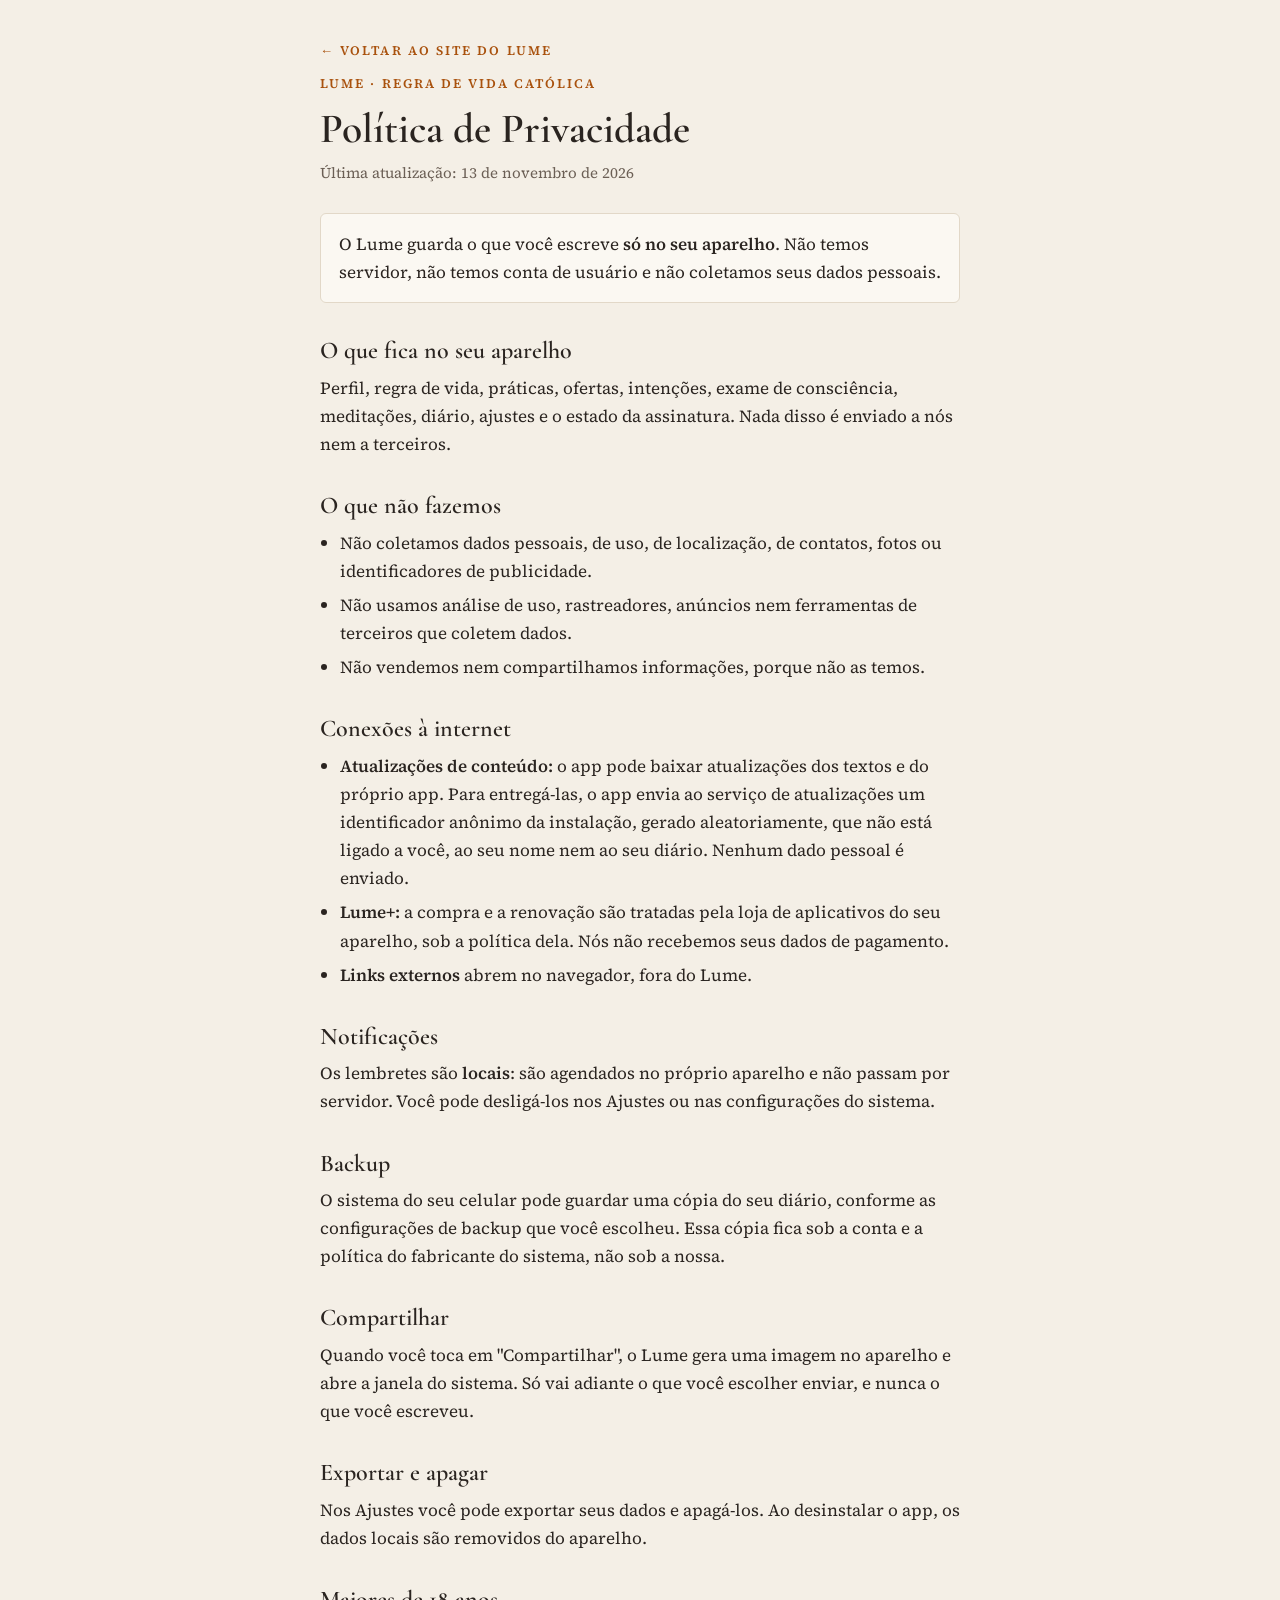
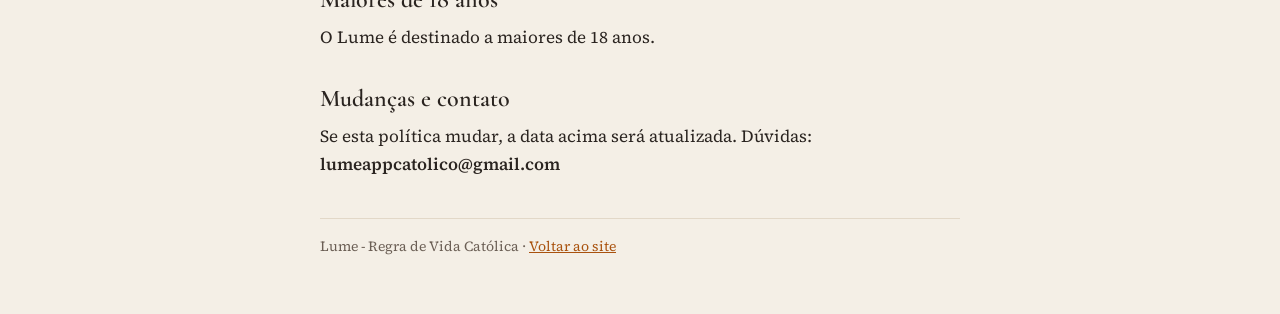
<file: index.html>
<!doctype html>
<html lang="pt-BR">
<head>
<meta charset="utf-8">
<meta name="viewport" content="width=device-width, initial-scale=1">
<meta name="color-scheme" content="light dark">
<title>Política de Privacidade do Lume</title>
<link rel="icon" href="favicon.png" type="image/png">
<link rel="canonical" href="https://meiemordem-ui.github.io/lume-privacidade/">
<link rel="preload" href="fonts/source-serif-4-latin-400-normal.woff2" as="font" type="font/woff2" crossorigin>
<style>
@font-face{font-family:"Cormorant Garamond";font-weight:600;font-style:normal;font-display:swap;src:url(fonts/cormorant-garamond-latin-600-normal.woff2) format("woff2")}
@font-face{font-family:"Source Serif 4";font-weight:400;font-style:normal;font-display:swap;src:url(fonts/source-serif-4-latin-400-normal.woff2) format("woff2")}
@font-face{font-family:"Source Serif 4";font-weight:600;font-style:normal;font-display:swap;src:url(fonts/source-serif-4-latin-600-normal.woff2) format("woff2")}
/* Layout: coluna única de leitura, no tom monástico do app (creme, âmbar, serifa). */
:root {
  --bg: #F4EFE6;
  --fg: #2A2420;
  --muted: #6B5F55;
  --line: #E2D8C8;
  --accent: #A9520E;
  --card: #FBF8F2;
  --f-display: "Cormorant Garamond", Georgia, "Times New Roman", serif;
  --f-body: "Source Serif 4", Georgia, "Times New Roman", serif;
}
@media (prefers-color-scheme: dark) {
  :root:not([data-theme="light"]) {
    --bg: #16120E; --fg: #F2EADD; --muted: #B9AC9C; --line: #3A3027; --accent: #E9A257; --card: #211B15;
    color-scheme: dark;
  }
}
:root[data-theme="dark"] {
  --bg: #16120E; --fg: #F2EADD; --muted: #B9AC9C; --line: #3A3027; --accent: #E9A257; --card: #211B15;
  color-scheme: dark;
}
body {
  background: var(--bg);
  color: var(--fg);
  font-family: var(--f-body);
  font-size: 17px;
  line-height: 1.65;
  padding-block: 40px 56px;
  margin: 0;
  padding-left: max(16px, env(safe-area-inset-left, 0px));
  padding-right: max(16px, env(safe-area-inset-right, 0px));
}
main { max-width: 40rem; margin: 0 auto; min-width: 0; }
.marca { font-size: 13px; letter-spacing: 0.16em; text-transform: uppercase; color: var(--accent); font-weight: 600; margin: 0 0 12px; }
h1 { font-family: var(--f-display); font-weight: 600; font-size: clamp(2rem, 6vw, 2.6rem); line-height: 1.1; margin: 0 0 8px; text-wrap: balance; }
.data { color: var(--muted); font-size: 15px; margin: 0 0 28px; }
.resumo { background: var(--card); border: 1px solid var(--line); border-radius: 6px; padding: 16px 18px; margin: 0 0 8px; }
.resumo p { margin: 0; }
h2 { font-family: var(--f-display); font-weight: 600; font-size: 1.5rem; line-height: 1.2; margin: 34px 0 8px; text-wrap: balance; }
p, ul { margin: 0 0 12px; }
ul { padding-left: 1.2em; }
li { margin-bottom: 6px; }
a { color: var(--accent); }
a:focus-visible { outline: 2px solid var(--accent); outline-offset: 2px; }
.email { font-weight: 600; overflow-wrap: anywhere; }
footer { margin-top: 40px; padding-top: 16px; border-top: 1px solid var(--line); color: var(--muted); font-size: 14px; }
</style>
</head>
<body>


<main>
  <p class="marca"><a href="https://meiemordem-ui.github.io/lume-site/" style="text-decoration:none">← Voltar ao site do Lume</a></p>
  <p class="marca">Lume · Regra de Vida Católica</p>
  <h1>Política de Privacidade</h1>
  <p class="data">Última atualização: 13 de novembro de 2026</p>

  <div class="resumo">
    <p>O Lume guarda o que você escreve <strong>só no seu aparelho</strong>. Não temos servidor, não temos conta de usuário e não coletamos seus dados pessoais.</p>
  </div>

  <h2>O que fica no seu aparelho</h2>
  <p>Perfil, regra de vida, práticas, ofertas, intenções, exame de consciência, meditações, diário, ajustes e o estado da assinatura. Nada disso é enviado a nós nem a terceiros.</p>

  <h2>O que não fazemos</h2>
  <ul>
    <li>Não coletamos dados pessoais, de uso, de localização, de contatos, fotos ou identificadores de publicidade.</li>
    <li>Não usamos análise de uso, rastreadores, anúncios nem ferramentas de terceiros que coletem dados.</li>
    <li>Não vendemos nem compartilhamos informações, porque não as temos.</li>
  </ul>

  <h2>Conexões à internet</h2>
  <ul>
    <li><strong>Atualizações de conteúdo:</strong> o app pode baixar atualizações dos textos e do próprio app. Para entregá-las, o app envia ao serviço de atualizações um identificador anônimo da instalação, gerado aleatoriamente, que não está ligado a você, ao seu nome nem ao seu diário. Nenhum dado pessoal é enviado.</li>
    <li><strong>Lume+:</strong> a compra e a renovação são tratadas pela loja de aplicativos do seu aparelho, sob a política dela. Nós não recebemos seus dados de pagamento.</li>
    <li><strong>Links externos</strong> abrem no navegador, fora do Lume.</li>
  </ul>

  <h2>Notificações</h2>
  <p>Os lembretes são <strong>locais</strong>: são agendados no próprio aparelho e não passam por servidor. Você pode desligá-los nos Ajustes ou nas configurações do sistema.</p>

  <h2>Backup</h2>
  <p>O sistema do seu celular pode guardar uma cópia do seu diário, conforme as configurações de backup que você escolheu. Essa cópia fica sob a conta e a política do fabricante do sistema, não sob a nossa.</p>

  <h2>Compartilhar</h2>
  <p>Quando você toca em "Compartilhar", o Lume gera uma imagem no aparelho e abre a janela do sistema. Só vai adiante o que você escolher enviar, e nunca o que você escreveu.</p>

  <h2>Exportar e apagar</h2>
  <p>Nos Ajustes você pode exportar seus dados e apagá-los. Ao desinstalar o app, os dados locais são removidos do aparelho.</p>

  <h2>Maiores de 18 anos</h2>
  <p>O Lume é destinado a maiores de 18 anos.</p>

  <h2>Mudanças e contato</h2>
  <p>Se esta política mudar, a data acima será atualizada. Dúvidas: <span class="email">lumeappcatolico@gmail.com</span></p>

  <footer>Lume - Regra de Vida Católica · <a href="https://meiemordem-ui.github.io/lume-site/">Voltar ao site</a></footer>
</main>

</body>
</html>
</file>
